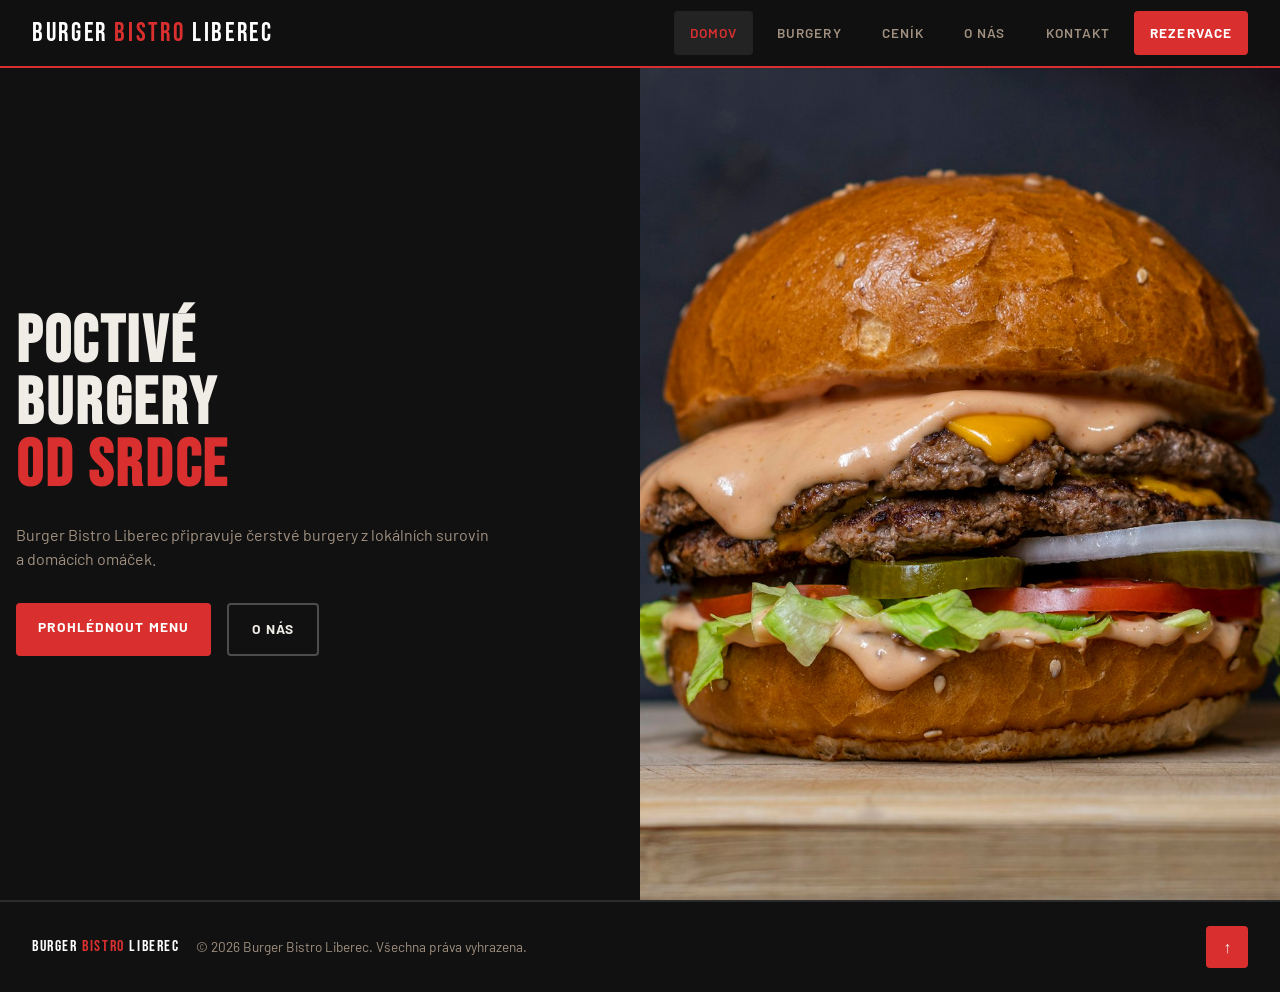
<file: 2025-p2b-web-project-machymachacek-main/index.html>
﻿<!doctype html>
<html lang="cs">
<head>
  <meta charset="UTF-8" />
  <meta name="viewport" content="width=device-width, initial-scale=1.0" />
  <title>Domov | Burger Bistro Liberec</title>
  <link rel="preconnect" href="https://fonts.googleapis.com" />
  <link rel="preconnect" href="https://fonts.gstatic.com" crossorigin />
  <link href="https://fonts.googleapis.com/css2?family=Bebas+Neue&family=Barlow:wght@400;500;600;700&display=swap" rel="stylesheet" />
  <link rel="stylesheet" href="normalize.css" />
  <link rel="stylesheet" href="style.css" />
  <script src="component.js" defer></script>
</head>
<body class="page-domov" data-page="domov" id="top">
  <header class="site-header">
    <nav class="nav" aria-label="Hlavní navigace">
      <a href="index.html" class="nav__logo">Burger <span class="nav__logo-accent">Bistro</span> Liberec</a>
      <button class="nav__toggle" type="button" aria-expanded="false" aria-controls="site-menu" aria-label="Otevřít menu">
        <span class="nav__toggle-line"></span>
        <span class="nav__toggle-line"></span>
        <span class="nav__toggle-line"></span>
      </button>
      <menu class="nav__menu" id="site-menu">
        <li><a class="nav__link nav__link--active" href="index.html">Domov</a></li>
        <li><a class="nav__link" href="burgery.html">Burgery</a></li>
        <li><a class="nav__link" href="cenik.html">Ceník</a></li>
        <li><a class="nav__link" href="onas.html">O nás</a></li>
        <li><a class="nav__link" href="kontakt.html">Kontakt</a></li>
        <li><a class="nav__link btn-booking" href="kontakt.html#kontakt">Rezervace</a></li>
      </menu>
    </nav>
  </header>

  <main>
    <section class="hero section-black" id="domov">
      <div class="hero__content">
        <h1 class="hero__title">Poctivé<br />burgery<br /><em class="hero__title-accent">od srdce</em></h1>
        <p class="hero__text">Burger Bistro Liberec připravuje čerstvé burgery z lokálních surovin a domácích omáček.</p>
        <div class="hero__actions">
          <a href="burgery.html" class="btn btn--primary">Prohlédnout menu</a>
          <a href="onas.html" class="btn btn--secondary">O nás</a>
        </div>
      </div>
      <div class="hero__media">
        <img src="img/hero-burger.jpg" alt="Poctivý burger v Burger Bistro Liberec" width="1600" height="1067" loading="eager" />
      </div>
    </section>
  </main>

  <footer class="footer">
    <a href="index.html" class="footer__logo">Burger <span class="footer__logo-accent">Bistro</span> Liberec</a>
    <p class="footer__copy">© 2026 Burger Bistro Liberec. Všechna práva vyhrazena.</p>
    <a href="#top" class="scroll-top" title="Nahoru" aria-label="Nahoru">↑</a>
  </footer>
</body>
</html>
</file>
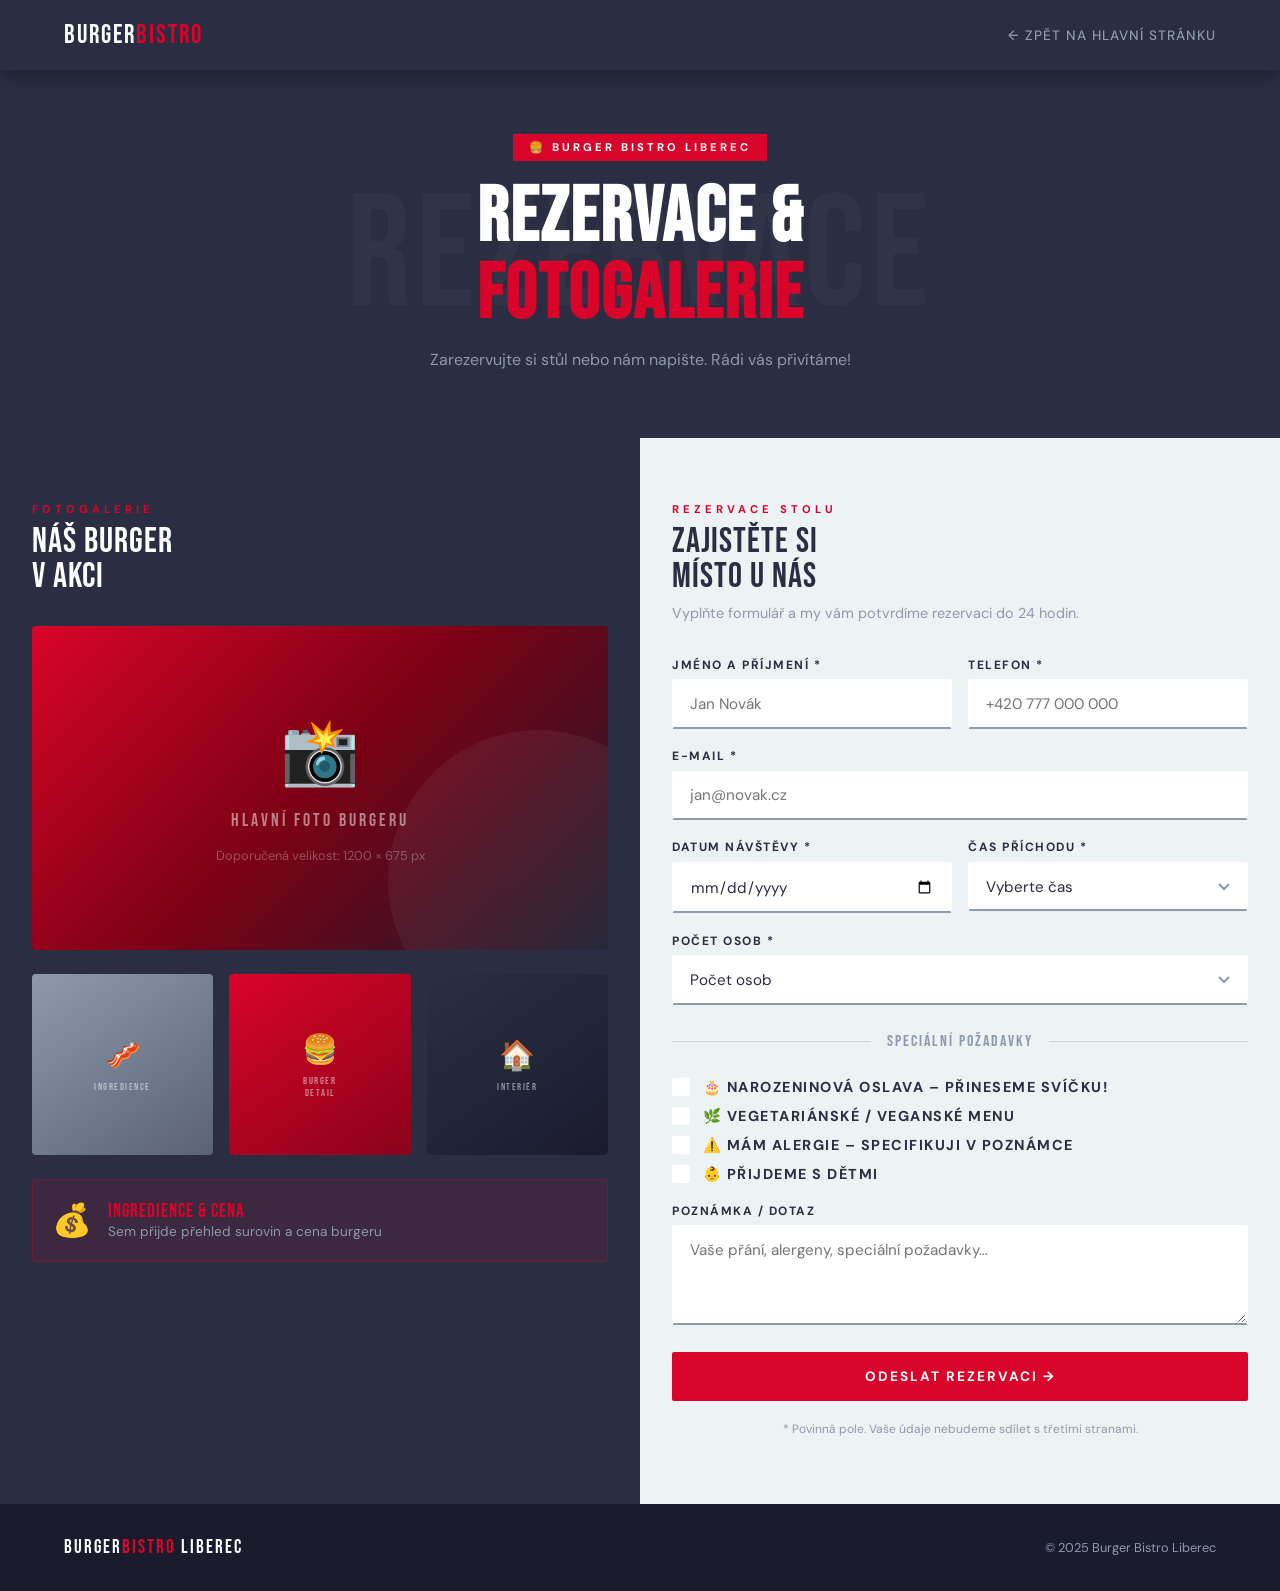
<file: formular.html>
<!DOCTYPE html>
<html lang="cs">
<head>
  <meta charset="UTF-8" />
  <meta name="viewport" content="width=device-width, initial-scale=1.0" />
  <title>Rezervace &amp; Fotogalerie – Burger Bistro Liberec</title>
  <link rel="preconnect" href="https://fonts.googleapis.com" />
  <link rel="preconnect" href="https://fonts.gstatic.com" crossorigin />
  <link href="https://fonts.googleapis.com/css2?family=Bebas+Neue&family=DM+Sans:ital,wght@0,300;0,400;0,500;0,700;1,400&display=swap" rel="stylesheet" />
  <style>
    *, *::before, *::after { box-sizing: border-box; margin: 0; padding: 0; }
 
    :root {
      --red:   #d90429;
      --gray:  #8d99ae;
      --dark:  #2b2d42;
      --bg:    #EDF2F4;
      --white: #ffffff;
      --nav-h: 70px;
      --font-display: 'Bebas Neue', cursive;
      --font-body:    'DM Sans', sans-serif;
      --transition: .3s ease;
    }
 
    html { scroll-behavior: smooth; }
 
    body {
      font-family: var(--font-body);
      background: var(--bg);
      color: var(--dark);
      overflow-x: hidden;
    }
 
    /* ── NAV ── */
    nav {
      position: fixed;
      top: 0; left: 0; right: 0;
      height: var(--nav-h);
      background: var(--dark);
      display: flex;
      align-items: center;
      justify-content: space-between;
      padding: 0 5%;
      z-index: 1000;
      box-shadow: 0 2px 20px rgba(0,0,0,.4);
    }
 
    .nav-logo {
      font-family: var(--font-display);
      font-size: 1.6rem;
      color: var(--white);
      letter-spacing: 2px;
      text-decoration: none;
    }
 
    .nav-logo span { color: var(--red); }
 
    .nav-back {
      display: flex;
      align-items: center;
      gap: .5rem;
      color: var(--gray);
      text-decoration: none;
      font-size: .85rem;
      font-weight: 500;
      letter-spacing: 1px;
      text-transform: uppercase;
      transition: color var(--transition);
    }
 
    .nav-back:hover { color: var(--white); }
 
    /* ── PAGE HERO ── */
    .page-hero {
      padding-top: var(--nav-h);
      background: var(--dark);
      padding-bottom: 4rem;
      text-align: center;
      position: relative;
      overflow: hidden;
    }
 
    .page-hero::before {
      content: 'REZERVACE';
      position: absolute;
      font-family: var(--font-display);
      font-size: 10rem;
      color: rgba(255,255,255,.03);
      left: 50%; top: 50%;
      transform: translate(-50%, -30%);
      letter-spacing: 5px;
      pointer-events: none;
      white-space: nowrap;
    }
 
    .page-hero-inner {
      position: relative;
      z-index: 1;
      padding: 4rem 5% 0;
    }
 
    .page-tag {
      display: inline-block;
      background: var(--red);
      color: var(--white);
      font-size: .7rem;
      font-weight: 700;
      letter-spacing: 3px;
      text-transform: uppercase;
      padding: .4rem 1rem;
      margin-bottom: 1.2rem;
    }
 
    .page-title {
      font-family: var(--font-display);
      font-size: clamp(3rem, 6vw, 5.5rem);
      color: var(--white);
      line-height: 1;
      letter-spacing: 2px;
      margin-bottom: .8rem;
    }
 
    .page-title span { color: var(--red); }
 
    .page-sub {
      color: var(--gray);
      font-size: 1rem;
      max-width: 480px;
      margin: 0 auto;
      line-height: 1.7;
    }
 
    /* ── MAIN LAYOUT ── */
    .page-body {
      display: grid;
      grid-template-columns: 1fr 1fr;
      min-height: calc(100vh - var(--nav-h));
    }
 
    /* ── FOTO STRANA ── */
    .foto-side {
      background: var(--dark);
      padding: 4rem 5%;
      display: flex;
      flex-direction: column;
      gap: 1.5rem;
    }
 
    .foto-header {
      margin-bottom: .5rem;
    }
 
    .foto-label {
      font-size: .7rem;
      font-weight: 700;
      letter-spacing: 4px;
      text-transform: uppercase;
      color: var(--red);
      margin-bottom: .5rem;
    }
 
    .foto-title {
      font-family: var(--font-display);
      font-size: 2.2rem;
      color: var(--white);
      letter-spacing: 1px;
      line-height: 1;
    }
 
    /* Main large photo placeholder */
    .foto-main-ph {
      width: 100%;
      aspect-ratio: 16/9;
      background: linear-gradient(135deg, var(--red) 0%, #7a0114 50%, #1a1c2e 100%);
      border-radius: 4px;
      display: flex;
      flex-direction: column;
      align-items: center;
      justify-content: center;
      gap: 1rem;
      position: relative;
      overflow: hidden;
    }
 
    .foto-main-ph::before {
      content: '';
      position: absolute;
      width: 300px; height: 300px;
      border-radius: 50%;
      background: rgba(255,255,255,.05);
      bottom: -80px; right: -80px;
    }
 
    .foto-ph-icon { font-size: 4rem; z-index: 1; }
    .foto-ph-text {
      font-family: var(--font-display);
      font-size: 1.1rem;
      letter-spacing: 3px;
      color: rgba(255,255,255,.5);
      z-index: 1;
      text-align: center;
    }
    .foto-ph-sub {
      font-size: .8rem;
      color: rgba(255,255,255,.3);
      z-index: 1;
      text-align: center;
    }
 
    /* Small photo placeholders grid */
    .foto-small-grid {
      display: grid;
      grid-template-columns: repeat(3, 1fr);
      gap: 1rem;
    }
 
    .foto-small-ph {
      aspect-ratio: 1;
      border-radius: 4px;
      display: flex;
      flex-direction: column;
      align-items: center;
      justify-content: center;
      gap: .4rem;
    }
 
    .foto-small-ph.s1 { background: linear-gradient(145deg, var(--gray), #5a6375); }
    .foto-small-ph.s2 { background: linear-gradient(145deg, var(--red), #8a021a); }
    .foto-small-ph.s3 { background: linear-gradient(145deg, var(--dark), #1a1c2e); }
 
    .foto-small-ph .s-icon { font-size: 1.8rem; }
    .foto-small-ph .s-text {
      font-size: .65rem;
      letter-spacing: 1.5px;
      color: rgba(255,255,255,.5);
      text-align: center;
      font-family: var(--font-display);
    }
 
    /* ── FORMULÁŘ STRANA ── */
    .form-side {
      background: var(--bg);
      padding: 4rem 5%;
    }
 
    .form-header {
      margin-bottom: 2rem;
    }
 
    .form-label-tag {
      font-size: .7rem;
      font-weight: 700;
      letter-spacing: 4px;
      text-transform: uppercase;
      color: var(--red);
      margin-bottom: .5rem;
    }
 
    .form-title {
      font-family: var(--font-display);
      font-size: 2.2rem;
      color: var(--dark);
      letter-spacing: 1px;
      line-height: 1;
      margin-bottom: .5rem;
    }
 
    .form-sub {
      color: var(--gray);
      font-size: .9rem;
      line-height: 1.6;
    }
 
    form {
      display: flex;
      flex-direction: column;
      gap: 1.2rem;
    }
 
    .form-row {
      display: grid;
      grid-template-columns: 1fr 1fr;
      gap: 1rem;
    }
 
    .field {
      display: flex;
      flex-direction: column;
      gap: .4rem;
    }
 
    label {
      font-size: .75rem;
      font-weight: 700;
      letter-spacing: 1.5px;
      text-transform: uppercase;
      color: var(--dark);
    }
 
    input, select, textarea {
      font-family: var(--font-body);
      font-size: .95rem;
      color: var(--dark);
      background: var(--white);
      border: 2px solid transparent;
      border-bottom: 2px solid var(--gray);
      padding: .8rem 1rem;
      border-radius: 2px;
      outline: none;
      transition: border-color var(--transition), box-shadow var(--transition);
      appearance: none;
    }
 
    input:focus, select:focus, textarea:focus {
      border-color: var(--red);
      box-shadow: 0 4px 15px rgba(217,4,41,.1);
    }
 
    textarea {
      resize: vertical;
      min-height: 100px;
    }
 
    select {
      background-image: url("data:image/svg+xml,%3Csvg xmlns='http://www.w3.org/2000/svg' width='12' height='8' viewBox='0 0 12 8'%3E%3Cpath d='M1 1l5 5 5-5' stroke='%238d99ae' stroke-width='2' fill='none'/%3E%3C/svg%3E");
      background-repeat: no-repeat;
      background-position: right 1rem center;
      padding-right: 2.5rem;
      cursor: pointer;
    }
 
    .form-divider {
      display: flex;
      align-items: center;
      gap: 1rem;
      margin: .5rem 0;
    }
 
    .form-divider::before,
    .form-divider::after {
      content: '';
      flex: 1;
      height: 1px;
      background: rgba(141,153,174,.3);
    }
 
    .form-divider-text {
      font-family: var(--font-display);
      font-size: 1rem;
      letter-spacing: 2px;
      color: var(--gray);
      white-space: nowrap;
    }
 
    .checkbox-group {
      display: flex;
      flex-direction: column;
      gap: .7rem;
    }
 
    .checkbox-item {
      display: flex;
      align-items: center;
      gap: .8rem;
      cursor: pointer;
    }
 
    .checkbox-item input[type="checkbox"] {
      width: 18px; height: 18px;
      accent-color: var(--red);
      border: none;
      padding: 0;
      flex-shrink: 0;
      cursor: pointer;
    }
 
    .checkbox-item span {
      font-size: .9rem;
      color: var(--dark);
    }
 
    .btn-submit {
      display: block;
      width: 100%;
      padding: 1rem;
      background: var(--red);
      color: var(--white);
      border: none;
      border-radius: 2px;
      font-family: var(--font-body);
      font-size: .85rem;
      font-weight: 700;
      letter-spacing: 2px;
      text-transform: uppercase;
      cursor: pointer;
      transition: background var(--transition), transform var(--transition);
      margin-top: .5rem;
    }
 
    .btn-submit:hover {
      background: #b80222;
      transform: translateY(-2px);
    }
 
    .form-note {
      font-size: .75rem;
      color: var(--gray);
      text-align: center;
      line-height: 1.6;
    }
 
    /* ── SUCCESS MSG ── */
    .success-msg {
      display: none;
      background: var(--dark);
      border-radius: 4px;
      padding: 2rem;
      text-align: center;
      margin-top: 1rem;
    }
 
    .success-msg.show { display: block; }
    .success-msg p {
      color: var(--white);
      font-size: 1rem;
    }
 
    .success-msg strong { color: var(--red); }
 
    /* ── FOOTER ── */
    footer {
      background: #1a1c2e;
      padding: 2rem 5%;
      display: flex;
      align-items: center;
      justify-content: space-between;
      flex-wrap: wrap;
      gap: 1rem;
    }
 
    .footer-logo {
      font-family: var(--font-display);
      font-size: 1.2rem;
      color: var(--white);
      letter-spacing: 2px;
    }
 
    .footer-logo span { color: var(--red); }
    .footer-copy { color: var(--gray); font-size: .8rem; }
 
    /* ── RESPONSIVE ── */
    @media (max-width: 850px) {
      .page-body { grid-template-columns: 1fr; }
      .foto-side { display: none; }
      .form-side { padding: 3rem 5%; }
    }
 
    @media (max-width: 600px) {
      .form-row { grid-template-columns: 1fr; }
      .page-title { font-size: 2.8rem; }
    }
 
    /* ── ANIMATIONS ── */
    @keyframes fadeUp {
      from { opacity: 0; transform: translateY(20px); }
      to   { opacity: 1; transform: translateY(0); }
    }
 
    .page-tag   { animation: fadeUp .5s .1s both; }
    .page-title { animation: fadeUp .5s .25s both; }
    .page-sub   { animation: fadeUp .5s .4s both; }
  </style>
</head>
<body>
 
<!-- ── NAV ── -->
<nav>
  <a href="index.html" class="nav-logo">BURGER<span>BISTRO</span></a>
  <a href="index.html" class="nav-back">← Zpět na hlavní stránku</a>
</nav>
 
<!-- ── PAGE HERO ── -->
<div class="page-hero">
  <div class="page-hero-inner">
    <div class="page-tag">🍔 Burger Bistro Liberec</div>
    <h1 class="page-title">Rezervace &amp;<br><span>Fotogalerie</span></h1>
    <p class="page-sub">Zarezervujte si stůl nebo nám napište. Rádi vás přivítáme!</p>
  </div>
</div>
 
<!-- ── MAIN ── -->
<div class="page-body">
 
  <!-- FOTO STRANA -->
  <div class="foto-side">
    <div class="foto-header">
      <div class="foto-label">Fotogalerie</div>
      <div class="foto-title">Náš burger<br>v akci</div>
    </div>
 
    <!-- Hlavní velká fotka -->
    <div class="foto-main-ph">
      <div class="foto-ph-icon">📸</div>
      <div class="foto-ph-text">HLAVNÍ FOTO BURGERU</div>
      <div class="foto-ph-sub">Doporučená velikost: 1200 × 675 px</div>
    </div>
 
    <!-- Tři menší fotky -->
    <div class="foto-small-grid">
      <div class="foto-small-ph s1">
        <div class="s-icon">🥓</div>
        <div class="s-text">INGREDIENCE</div>
      </div>
      <div class="foto-small-ph s2">
        <div class="s-icon">🍔</div>
        <div class="s-text">BURGER<br>DETAIL</div>
      </div>
      <div class="foto-small-ph s3">
        <div class="s-icon">🏠</div>
        <div class="s-text">INTERIÉR</div>
      </div>
    </div>
 
    <!-- Cena placeholder -->
    <div style="background:rgba(217,4,41,.1);border:1px solid rgba(217,4,41,.3);border-radius:4px;padding:1.2rem;display:flex;align-items:center;gap:1rem;">
      <span style="font-size:2rem">💰</span>
      <div>
        <div style="font-family:var(--font-display);color:var(--red);font-size:1.2rem;letter-spacing:1px">INGREDIENCE &amp; CENA</div>
        <div style="color:var(--gray);font-size:.85rem">Sem přijde přehled surovin a cena burgeru</div>
      </div>
    </div>
  </div>
 
  <!-- FORMULÁŘ STRANA -->
  <div class="form-side">
    <div class="form-header">
      <div class="form-label-tag">Rezervace stolu</div>
      <div class="form-title">Zajistěte si<br>místo u nás</div>
      <p class="form-sub">Vyplňte formulář a my vám potvrdíme rezervaci do 24 hodin.</p>
    </div>
 
    <form id="reservationForm" novalidate>
 
      <!-- Jméno + tel -->
      <div class="form-row">
        <div class="field">
          <label for="jmeno">Jméno a příjmení *</label>
          <input type="text" id="jmeno" name="jmeno" placeholder="Jan Novák" required />
        </div>
        <div class="field">
          <label for="telefon">Telefon *</label>
          <input type="tel" id="telefon" name="telefon" placeholder="+420 777 000 000" required />
        </div>
      </div>
 
      <!-- Email -->
      <div class="field">
        <label for="email">E-mail *</label>
        <input type="email" id="email" name="email" placeholder="jan@novak.cz" required />
      </div>
 
      <!-- Datum + čas -->
      <div class="form-row">
        <div class="field">
          <label for="datum">Datum návštěvy *</label>
          <input type="date" id="datum" name="datum" required />
        </div>
        <div class="field">
          <label for="cas">Čas příchodu *</label>
          <select id="cas" name="cas" required>
            <option value="" disabled selected>Vyberte čas</option>
            <option>11:00</option><option>11:30</option>
            <option>12:00</option><option>12:30</option>
            <option>13:00</option><option>13:30</option>
            <option>14:00</option><option>14:30</option>
            <option>17:00</option><option>17:30</option>
            <option>18:00</option><option>18:30</option>
            <option>19:00</option><option>19:30</option>
            <option>20:00</option><option>20:30</option>
          </select>
        </div>
      </div>
 
      <!-- Počet osob -->
      <div class="field">
        <label for="osoby">Počet osob *</label>
        <select id="osoby" name="osoby" required>
          <option value="" disabled selected>Počet osob</option>
          <option>1 osoba</option>
          <option>2 osoby</option>
          <option>3 osoby</option>
          <option>4 osoby</option>
          <option>5 osob</option>
          <option>6 osob</option>
          <option>7–10 osob</option>
          <option>Více než 10 osob</option>
        </select>
      </div>
 
      <div class="form-divider">
        <div class="form-divider-text">Speciální požadavky</div>
      </div>
 
      <!-- Doplňky -->
      <div class="checkbox-group">
        <label class="checkbox-item">
          <input type="checkbox" name="pozadavky" value="narozeniny" />
          <span>🎂 Narozeninová oslava – přineseme svíčku!</span>
        </label>
        <label class="checkbox-item">
          <input type="checkbox" name="pozadavky" value="vegetarian" />
          <span>🌿 Vegetariánské / veganské menu</span>
        </label>
        <label class="checkbox-item">
          <input type="checkbox" name="pozadavky" value="alergie" />
          <span>⚠️ Mám alergie – specifikuji v poznámce</span>
        </label>
        <label class="checkbox-item">
          <input type="checkbox" name="pozadavky" value="deti" />
          <span>👶 Přijdeme s dětmi</span>
        </label>
      </div>
 
      <!-- Poznámka -->
      <div class="field">
        <label for="poznamka">Poznámka / Dotaz</label>
        <textarea id="poznamka" name="poznamka" placeholder="Vaše přání, alergeny, speciální požadavky…"></textarea>
      </div>
 
      <button type="submit" class="btn-submit">Odeslat rezervaci →</button>
      <p class="form-note">* Povinná pole. Vaše údaje nebudeme sdílet s třetími stranami.</p>
 
    </form>
 
    <div class="success-msg" id="successMsg">
      <p>✅ <strong>Rezervace odeslána!</strong><br>Potvrdíme ji do 24 hodin na váš e-mail.</p>
    </div>
  </div>
 
</div>
 
<!-- ── FOOTER ── -->
<footer>
  <div class="footer-logo">BURGER<span>BISTRO</span> LIBEREC</div>
  <div class="footer-copy">© 2025 Burger Bistro Liberec</div>
</footer>
 
<script>
  // Set min date to today
  const dateInput = document.getElementById('datum');
  if (dateInput) {
    const today = new Date().toISOString().split('T')[0];
    dateInput.min = today;
  }
 
  // Form submit
  document.getElementById('reservationForm').addEventListener('submit', function(e) {
    e.preventDefault();
    const btn = this.querySelector('.btn-submit');
    btn.textContent = 'Odesílám…';
    btn.disabled = true;
 
    setTimeout(() => {
      this.style.display = 'none';
      document.getElementById('successMsg').classList.add('show');
    }, 1200);
  });
</script>
</body>
</html>
</file>
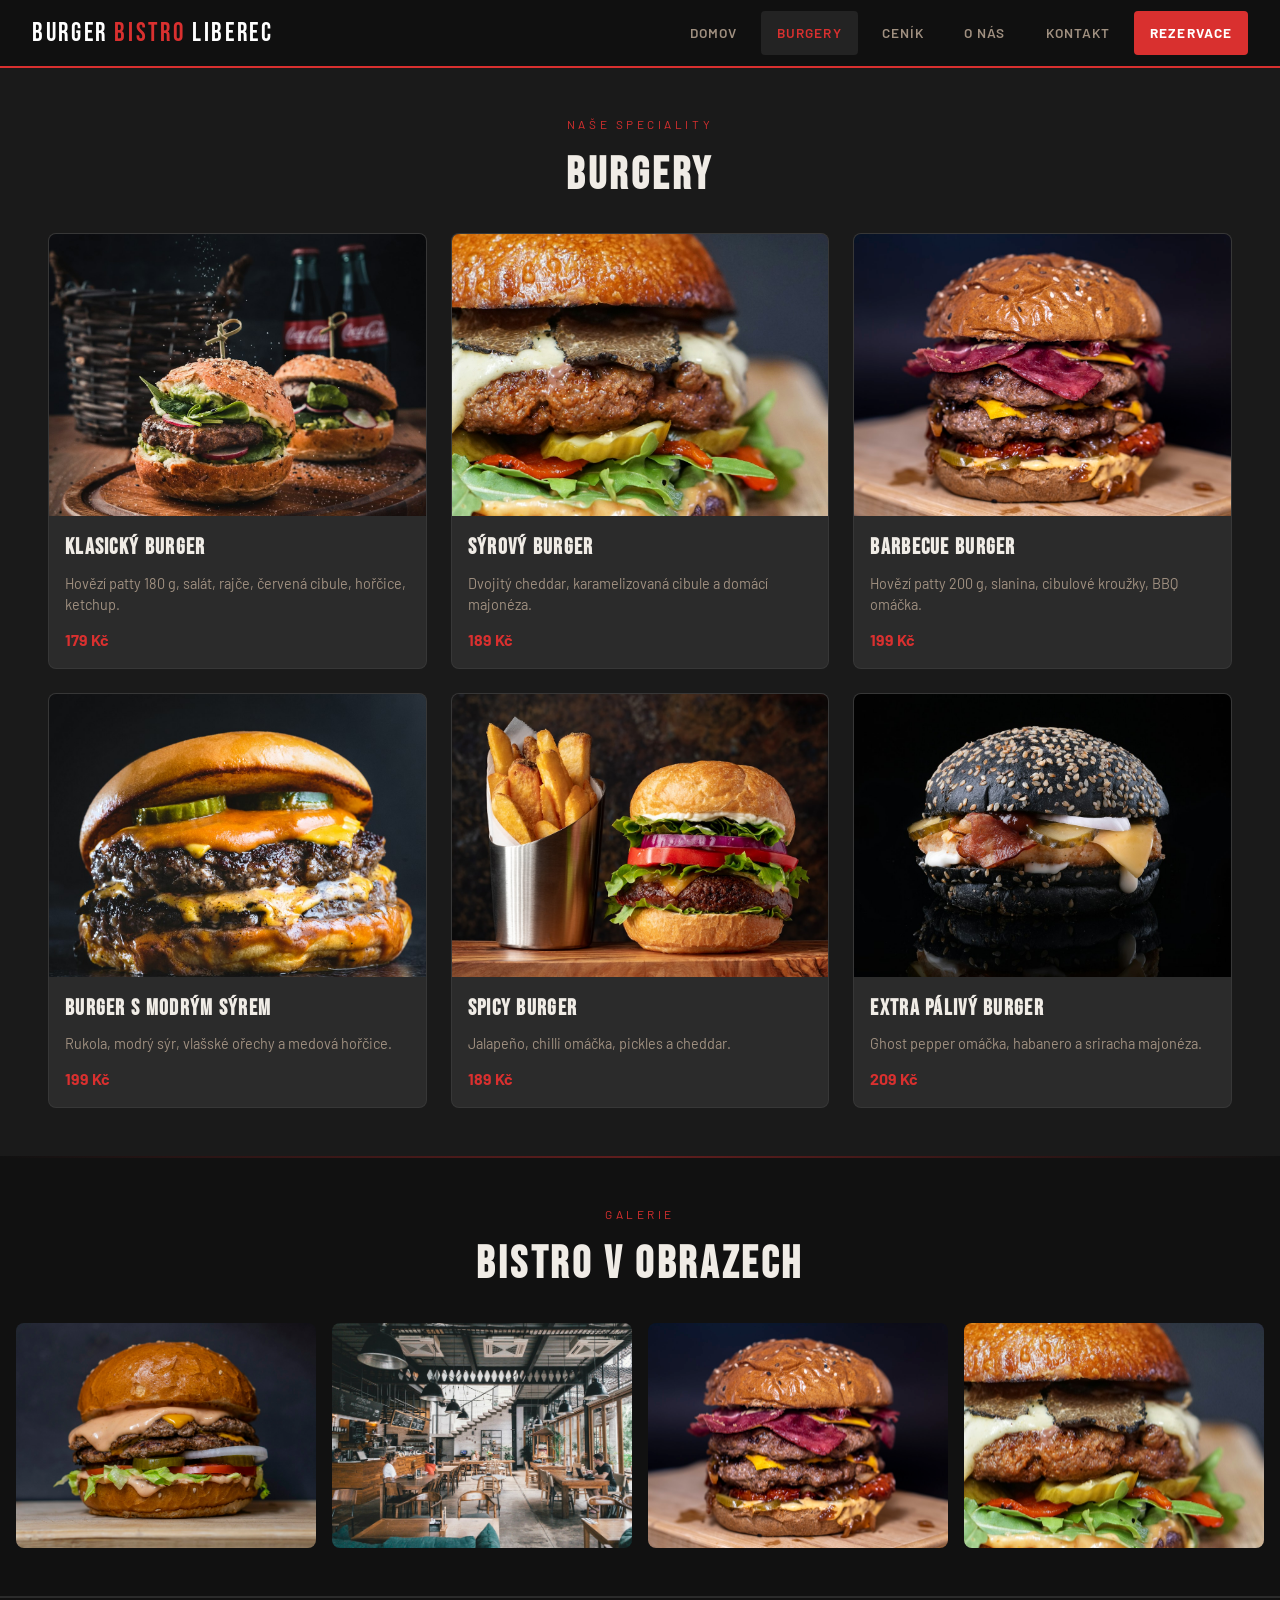
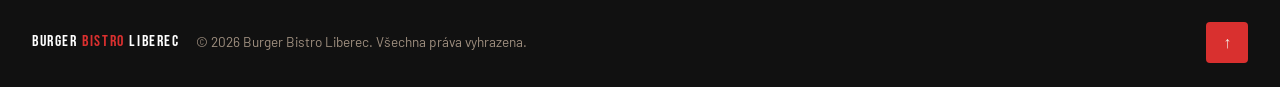
<file: 2025-p2b-web-project-machymachacek-main/burgery.html>
﻿<!doctype html>
<html lang="cs">
<head>
  <meta charset="UTF-8" />
  <meta name="viewport" content="width=device-width, initial-scale=1.0" />
  <title>Burgery | Burger Bistro Liberec</title>
  <link rel="preconnect" href="https://fonts.googleapis.com" />
  <link rel="preconnect" href="https://fonts.gstatic.com" crossorigin />
  <link href="https://fonts.googleapis.com/css2?family=Bebas+Neue&family=Barlow:wght@400;500;600;700&display=swap" rel="stylesheet" />
  <link rel="stylesheet" href="normalize.css" />
  <link rel="stylesheet" href="style.css" />
  <script src="component.js" defer></script>
</head>
<body data-page="burgery" id="top">
  <header class="site-header">
    <nav class="nav" aria-label="Hlavní navigace">
      <a href="index.html" class="nav__logo">Burger <span class="nav__logo-accent">Bistro</span> Liberec</a>
      <button class="nav__toggle" type="button" aria-expanded="false" aria-controls="site-menu" aria-label="Otevřít menu">
        <span class="nav__toggle-line"></span><span class="nav__toggle-line"></span><span class="nav__toggle-line"></span>
      </button>
      <menu class="nav__menu" id="site-menu">
        <li><a class="nav__link" href="index.html">Domov</a></li>
        <li><a class="nav__link nav__link--active" href="burgery.html">Burgery</a></li>
        <li><a class="nav__link" href="cenik.html">Ceník</a></li>
        <li><a class="nav__link" href="onas.html">O nás</a></li>
        <li><a class="nav__link" href="kontakt.html">Kontakt</a></li>
        <li><a class="nav__link btn-booking" href="kontakt.html#kontakt">Rezervace</a></li>
      </menu>
    </nav>
  </header>

  <main>
    <section class="section-dark" id="burgery">
      <div class="section-wrap">
        <header class="section-head">
          <p class="section-head__eyebrow">Naše speciality</p>
          <h1 class="section-head__title">Burgery</h1>
        </header>

        <div class="grid-burgers">
          <article class="burger-card">
            <div class="burger-card__image"><img src="img/burger-klasik.jpg" alt="Klasický burger" width="1200" height="800" loading="lazy" /></div>
            <div class="burger-card__body"><h2 class="burger-card__name">Klasický burger</h2><p class="burger-card__desc">Hovězí patty 180 g, salát, rajče, červená cibule, hořčice, ketchup.</p><span class="burger-card__price">179 Kč</span></div>
          </article>
          <article class="burger-card">
            <div class="burger-card__image"><img src="img/burger-syr.jpg" alt="Sýrový burger" width="1200" height="800" loading="lazy" /></div>
            <div class="burger-card__body"><h2 class="burger-card__name">Sýrový burger</h2><p class="burger-card__desc">Dvojitý cheddar, karamelizovaná cibule a domácí majonéza.</p><span class="burger-card__price">189 Kč</span></div>
          </article>
          <article class="burger-card">
            <div class="burger-card__image"><img src="img/burger-bbq.jpg" alt="Barbecue burger" width="1200" height="800" loading="lazy" /></div>
            <div class="burger-card__body"><h2 class="burger-card__name">Barbecue burger</h2><p class="burger-card__desc">Hovězí patty 200 g, slanina, cibulové kroužky, BBQ omáčka.</p><span class="burger-card__price">199 Kč</span></div>
          </article>
          <article class="burger-card">
            <div class="burger-card__image"><img src="img/burger-modry-syr.jpg" alt="Burger s modrým sýrem" width="1200" height="800" loading="lazy" /></div>
            <div class="burger-card__body"><h2 class="burger-card__name">Burger s modrým sýrem</h2><p class="burger-card__desc">Rukola, modrý sýr, vlašské ořechy a medová hořčice.</p><span class="burger-card__price">199 Kč</span></div>
          </article>
          <article class="burger-card">
            <div class="burger-card__image"><img src="img/burger-spicy.jpg" alt="Spicy burger" width="1200" height="800" loading="lazy" /></div>
            <div class="burger-card__body"><h2 class="burger-card__name">Spicy burger</h2><p class="burger-card__desc">Jalapeño, chilli omáčka, pickles a cheddar.</p><span class="burger-card__price">189 Kč</span></div>
          </article>
          <article class="burger-card">
            <div class="burger-card__image"><img src="img/burger-extreme.jpg" alt="Extra pálivý burger" width="1200" height="800" loading="lazy" /></div>
            <div class="burger-card__body"><h2 class="burger-card__name">Extra pálivý burger</h2><p class="burger-card__desc">Ghost pepper omáčka, habanero a sriracha majonéza.</p><span class="burger-card__price">209 Kč</span></div>
          </article>
        </div>
      </div>
    </section>

    <div class="divider"></div>

    <section class="gallery section-black" id="galerie">
      <div class="section-wrap">
        <header class="section-head">
          <p class="section-head__eyebrow">Galerie</p>
          <h2 class="section-head__title">Bistro v obrazech</h2>
        </header>
        <div class="gallery__track" aria-label="Galerie Burger Bistro Liberec">
          <figure class="gallery__item"><img src="img/hero-burger.jpg" alt="Burger na dřevěném prkénku" width="1600" height="1067" loading="lazy" /></figure>
          <figure class="gallery__item"><img src="img/interier-bistro.jpg" alt="Interiér Burger Bistro" width="1400" height="933" loading="lazy" /></figure>
          <figure class="gallery__item"><img src="img/burger-bbq.jpg" alt="BBQ burger detail" width="1200" height="800" loading="lazy" /></figure>
          <figure class="gallery__item"><img src="img/burger-syr.jpg" alt="Sýrový burger detail" width="1200" height="800" loading="lazy" /></figure>
        </div>
      </div>
    </section>
  </main>

  <footer class="footer">
    <a href="index.html" class="footer__logo">Burger <span class="footer__logo-accent">Bistro</span> Liberec</a>
    <p class="footer__copy">© 2026 Burger Bistro Liberec. Všechna práva vyhrazena.</p>
    <a href="#top" class="scroll-top" title="Nahoru" aria-label="Nahoru">↑</a>
  </footer>
</body>
</html>
</file>
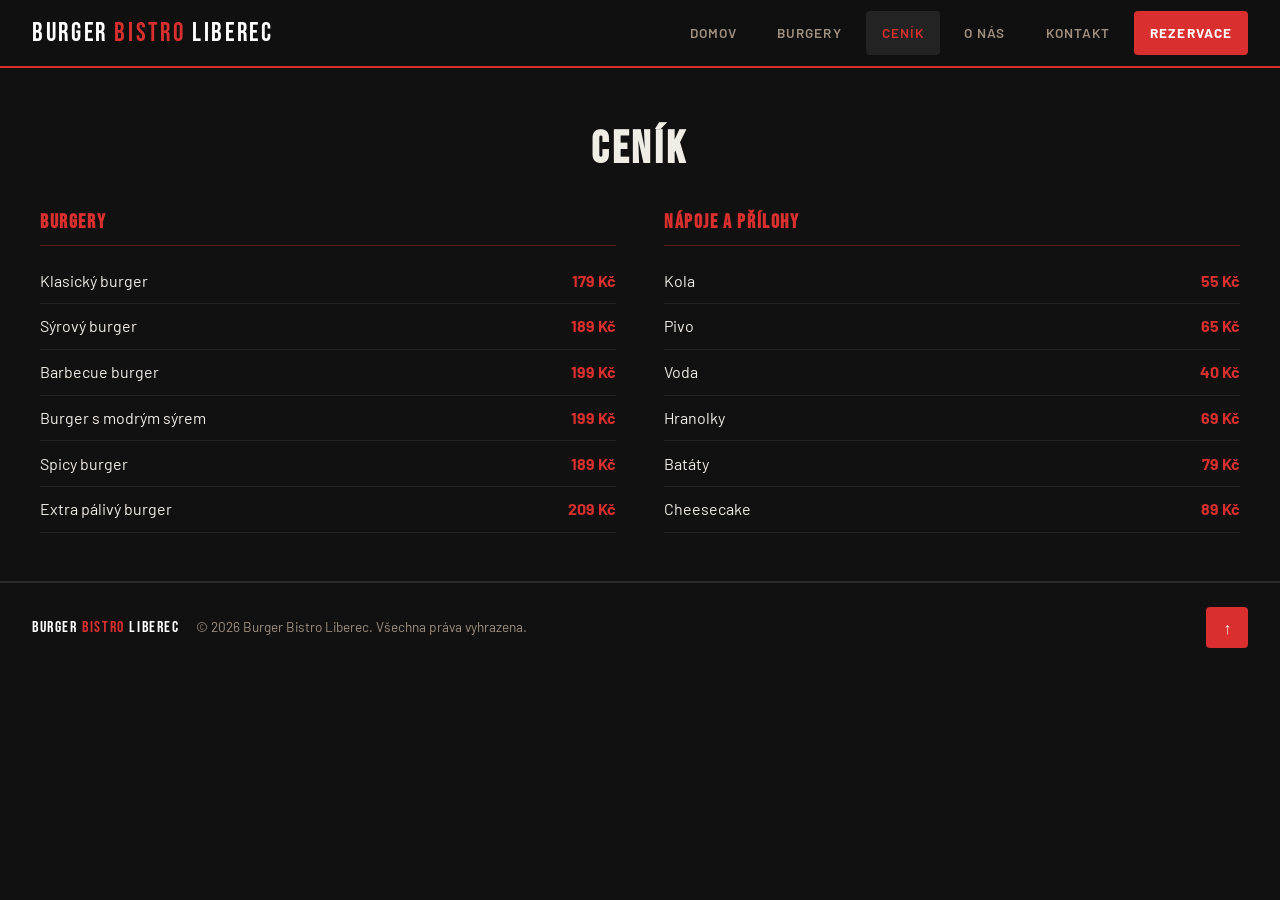
<file: 2025-p2b-web-project-machymachacek-main/cenik.html>
﻿<!doctype html>
<html lang="cs">
<head>
  <meta charset="UTF-8" />
  <meta name="viewport" content="width=device-width, initial-scale=1.0" />
  <title>Ceník | Burger Bistro Liberec</title>
  <link rel="preconnect" href="https://fonts.googleapis.com" />
  <link rel="preconnect" href="https://fonts.gstatic.com" crossorigin />
  <link href="https://fonts.googleapis.com/css2?family=Bebas+Neue&family=Barlow:wght@400;500;600;700&display=swap" rel="stylesheet" />
  <link rel="stylesheet" href="normalize.css" />
  <link rel="stylesheet" href="style.css" />
  <script src="component.js" defer></script>
</head>
<body data-page="cenik" id="top">
  <header class="site-header">
    <nav class="nav" aria-label="Hlavní navigace">
      <a href="index.html" class="nav__logo">Burger <span class="nav__logo-accent">Bistro</span> Liberec</a>
      <button class="nav__toggle" type="button" aria-expanded="false" aria-controls="site-menu" aria-label="Otevřít menu">
        <span class="nav__toggle-line"></span><span class="nav__toggle-line"></span><span class="nav__toggle-line"></span>
      </button>
      <menu class="nav__menu" id="site-menu">
        <li><a class="nav__link" href="index.html">Domov</a></li>
        <li><a class="nav__link" href="burgery.html">Burgery</a></li>
        <li><a class="nav__link nav__link--active" href="cenik.html">Ceník</a></li>
        <li><a class="nav__link" href="onas.html">O nás</a></li>
        <li><a class="nav__link" href="kontakt.html">Kontakt</a></li>
        <li><a class="nav__link btn-booking" href="kontakt.html#kontakt">Rezervace</a></li>
      </menu>
    </nav>
  </header>

  <main>
    <section class="section-black" id="cenik">
      <div class="section-wrap">
        <header class="section-head">
          <h1 class="section-head__title">Ceník</h1>
        </header>
        <div class="grid-price">
          <section class="price-group">
            <h2 class="price-group__title">Burgery</h2>
            <div class="price-list__item"><span>Klasický burger</span><span class="price-list__value">179 Kč</span></div>
            <div class="price-list__item"><span>Sýrový burger</span><span class="price-list__value">189 Kč</span></div>
            <div class="price-list__item"><span>Barbecue burger</span><span class="price-list__value">199 Kč</span></div>
            <div class="price-list__item"><span>Burger s modrým sýrem</span><span class="price-list__value">199 Kč</span></div>
            <div class="price-list__item"><span>Spicy burger</span><span class="price-list__value">189 Kč</span></div>
            <div class="price-list__item"><span>Extra pálivý burger</span><span class="price-list__value">209 Kč</span></div>
          </section>
          <section class="price-group">
            <h2 class="price-group__title">Nápoje a přílohy</h2>
            <div class="price-list__item"><span>Kola</span><span class="price-list__value">55 Kč</span></div>
            <div class="price-list__item"><span>Pivo</span><span class="price-list__value">65 Kč</span></div>
            <div class="price-list__item"><span>Voda</span><span class="price-list__value">40 Kč</span></div>
            <div class="price-list__item"><span>Hranolky</span><span class="price-list__value">69 Kč</span></div>
            <div class="price-list__item"><span>Batáty</span><span class="price-list__value">79 Kč</span></div>
            <div class="price-list__item"><span>Cheesecake</span><span class="price-list__value">89 Kč</span></div>
          </section>
        </div>
      </div>
    </section>
  </main>

  <footer class="footer">
    <a href="index.html" class="footer__logo">Burger <span class="footer__logo-accent">Bistro</span> Liberec</a>
    <p class="footer__copy">© 2026 Burger Bistro Liberec. Všechna práva vyhrazena.</p>
    <a href="#top" class="scroll-top" title="Nahoru" aria-label="Nahoru">↑</a>
  </footer>
</body>
</html>
</file>
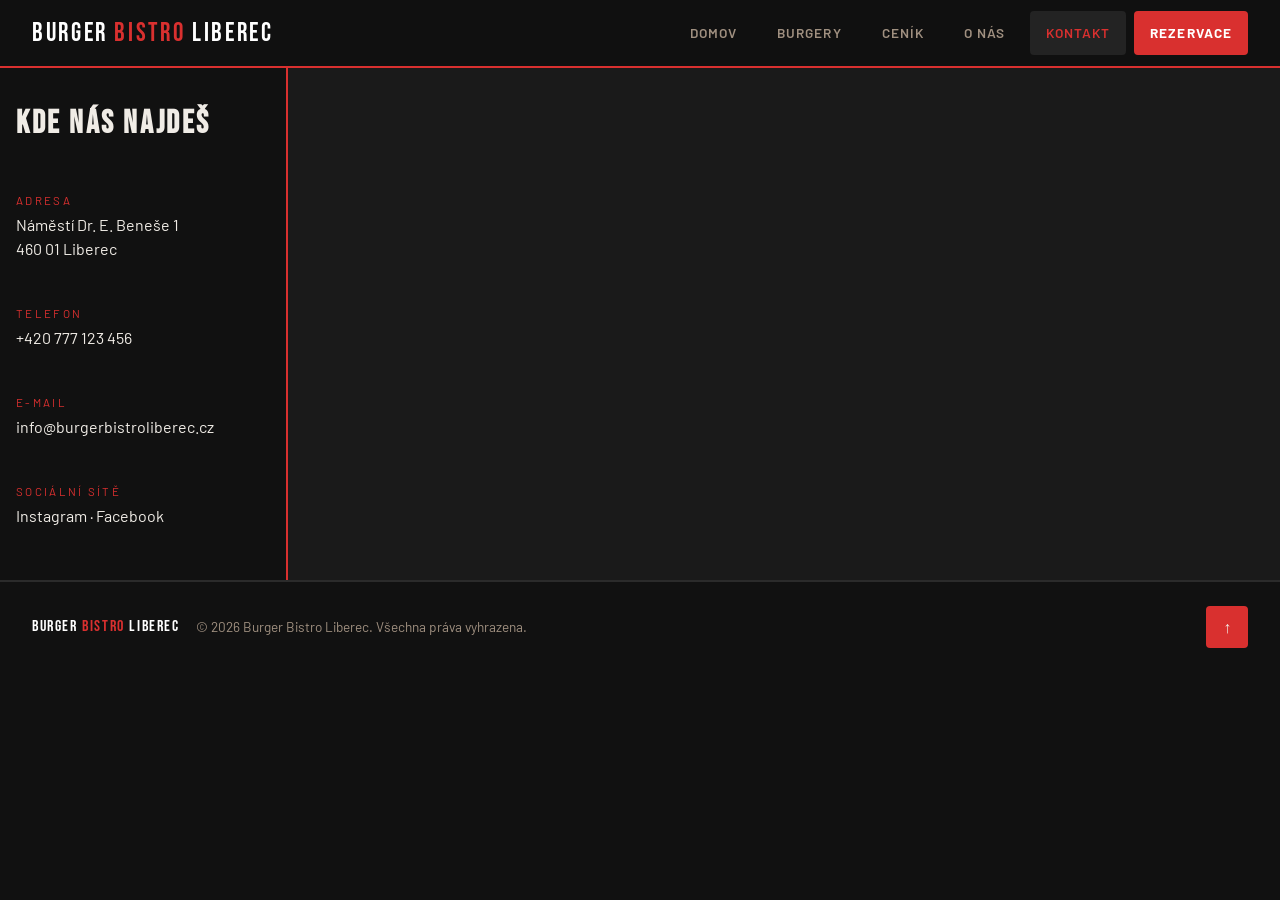
<file: 2025-p2b-web-project-machymachacek-main/kontakt.html>
﻿<!doctype html>
<html lang="cs">
<head>
  <meta charset="UTF-8" />
  <meta name="viewport" content="width=device-width, initial-scale=1.0" />
  <title>Kontakt | Burger Bistro Liberec</title>
  <link rel="preconnect" href="https://fonts.googleapis.com" />
  <link rel="preconnect" href="https://fonts.gstatic.com" crossorigin />
  <link href="https://fonts.googleapis.com/css2?family=Bebas+Neue&family=Barlow:wght@400;500;600;700&display=swap" rel="stylesheet" />
  <link rel="stylesheet" href="normalize.css" />
  <link rel="stylesheet" href="style.css" />
  <script src="component.js" defer></script>
</head>
<body data-page="kontakt" id="top">
  <header class="site-header">
    <nav class="nav" aria-label="Hlavní navigace">
      <a href="index.html" class="nav__logo">Burger <span class="nav__logo-accent">Bistro</span> Liberec</a>
      <button class="nav__toggle" type="button" aria-expanded="false" aria-controls="site-menu" aria-label="Otevřít menu">
        <span class="nav__toggle-line"></span><span class="nav__toggle-line"></span><span class="nav__toggle-line"></span>
      </button>
      <menu class="nav__menu" id="site-menu">
        <li><a class="nav__link" href="index.html">Domov</a></li>
        <li><a class="nav__link" href="burgery.html">Burgery</a></li>
        <li><a class="nav__link" href="cenik.html">Ceník</a></li>
        <li><a class="nav__link" href="onas.html">O nás</a></li>
        <li><a class="nav__link nav__link--active" href="kontakt.html">Kontakt</a></li>
        <li><a class="nav__link btn-booking" href="kontakt.html#kontakt">Rezervace</a></li>
      </menu>
    </nav>
  </header>

  <main>
    <section class="section-dark" id="kontakt">
      <div class="contact">
        <div class="contact__panel">
          <h1 class="contact__title">Kde nás najdeš</h1>
          <div><span class="contact__label">Adresa</span><p class="contact__value">Náměstí Dr. E. Beneše 1<br />460 01 Liberec</p></div>
          <div><span class="contact__label">Telefon</span><p class="contact__value"><a href="tel:+420777123456">+420 777 123 456</a></p></div>
          <div><span class="contact__label">E-mail</span><p class="contact__value"><a href="mailto:info@burgerbistroliberec.cz">info@burgerbistroliberec.cz</a></p></div>
          <div><span class="contact__label">Sociální sítě</span><p class="contact__value"><a href="https://www.instagram.com" target="_blank" rel="noreferrer noopener">Instagram</a> · <a href="https://www.facebook.com" target="_blank" rel="noreferrer noopener">Facebook</a></p></div>
        </div>
        <div class="contact__map">
          <iframe
            src="https://www.google.com/maps/embed?pb=!1m18!1m12!1m3!1d2549.9!2d15.0543!3d50.7671!2m3!1f0!2f0!3f0!3m2!1i1024!2i768!4f13.1!3m3!1m2!1s0x470937a817c5a879%3A0xa4df71f3b0a92a3d!2sN%C3%A1m%C4%9Bst%C3%AD%20Dr.%20Edvarda%20Bene%C5%A1e%2C%20Liberec!5e0!3m2!1scs!2scz!4v1700000000000"
            loading="lazy"
            referrerpolicy="no-referrer-when-downgrade"
            title="Mapa Burger Bistro Liberec"
          ></iframe>
        </div>
      </div>
    </section>
  </main>

  <footer class="footer">
    <a href="index.html" class="footer__logo">Burger <span class="footer__logo-accent">Bistro</span> Liberec</a>
    <p class="footer__copy">© 2026 Burger Bistro Liberec. Všechna práva vyhrazena.</p>
    <a href="#top" class="scroll-top" title="Nahoru" aria-label="Nahoru">↑</a>
  </footer>
</body>
</html>
</file>
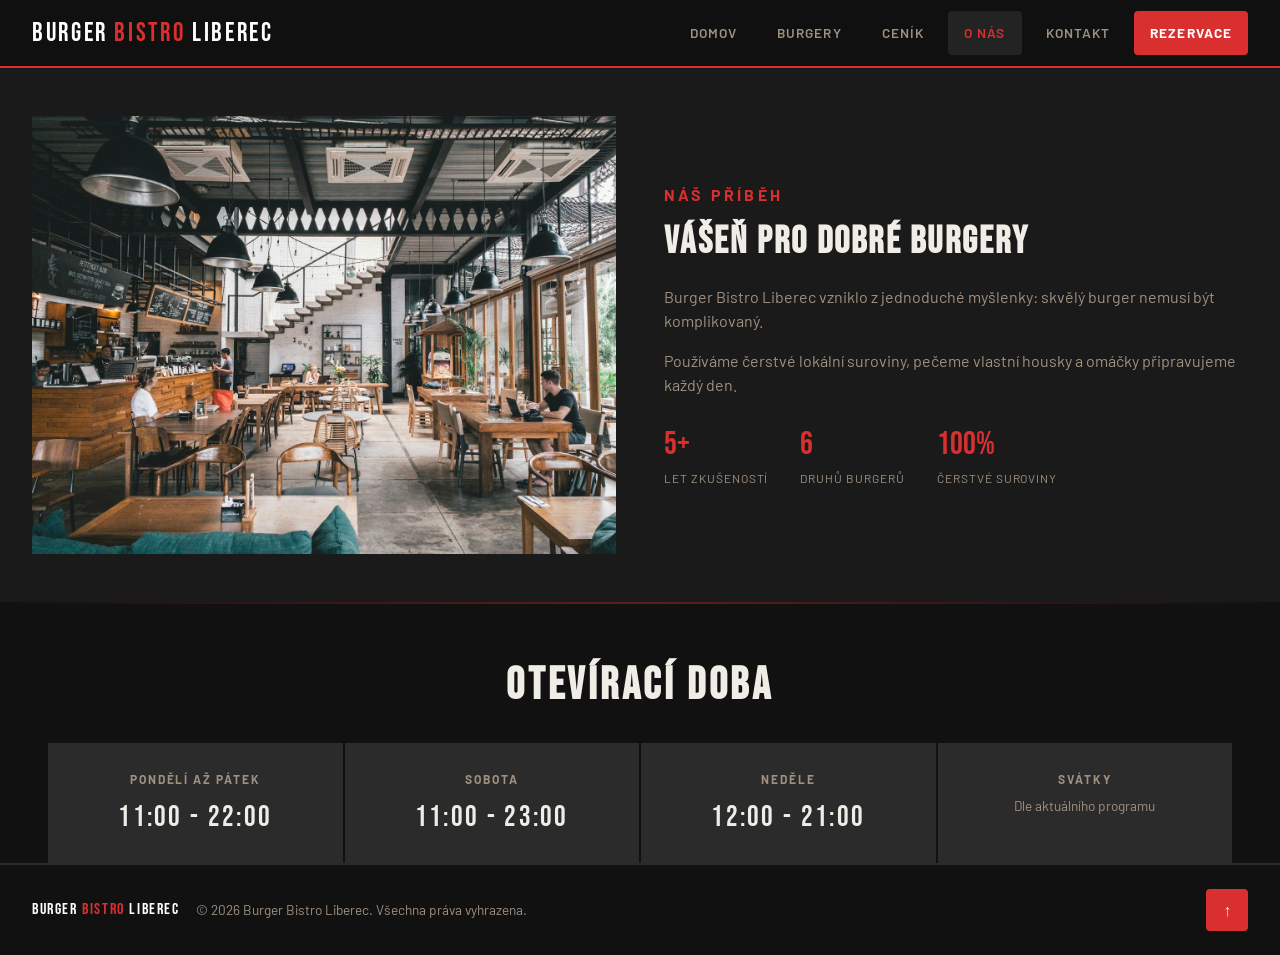
<file: 2025-p2b-web-project-machymachacek-main/onas.html>
﻿<!doctype html>
<html lang="cs">
<head>
  <meta charset="UTF-8" />
  <meta name="viewport" content="width=device-width, initial-scale=1.0" />
  <title>O nás | Burger Bistro Liberec</title>
  <link rel="preconnect" href="https://fonts.googleapis.com" />
  <link rel="preconnect" href="https://fonts.gstatic.com" crossorigin />
  <link href="https://fonts.googleapis.com/css2?family=Bebas+Neue&family=Barlow:wght@400;500;600;700&display=swap" rel="stylesheet" />
  <link rel="stylesheet" href="normalize.css" />
  <link rel="stylesheet" href="style.css" />
  <script src="component.js" defer></script>
</head>
<body data-page="onas" id="top">
  <header class="site-header">
    <nav class="nav" aria-label="Hlavní navigace">
      <a href="index.html" class="nav__logo">Burger <span class="nav__logo-accent">Bistro</span> Liberec</a>
      <button class="nav__toggle" type="button" aria-expanded="false" aria-controls="site-menu" aria-label="Otevřít menu">
        <span class="nav__toggle-line"></span><span class="nav__toggle-line"></span><span class="nav__toggle-line"></span>
      </button>
      <menu class="nav__menu" id="site-menu">
        <li><a class="nav__link" href="index.html">Domov</a></li>
        <li><a class="nav__link" href="burgery.html">Burgery</a></li>
        <li><a class="nav__link" href="cenik.html">Ceník</a></li>
        <li><a class="nav__link nav__link--active" href="onas.html">O nás</a></li>
        <li><a class="nav__link" href="kontakt.html">Kontakt</a></li>
        <li><a class="nav__link btn-booking" href="kontakt.html#kontakt">Rezervace</a></li>
      </menu>
    </nav>
  </header>

  <main>
    <section class="section-dark" id="onas">
      <div class="section-wrap about">
        <figure class="about__image">
          <img src="img/interier-bistro.jpg" alt="Interiér restaurace Burger Bistro Liberec" width="1400" height="933" loading="lazy" />
        </figure>
        <div>
          <p class="about__tag">Náš příběh</p>
          <h1 class="about__title">Vášeň pro dobré burgery</h1>
          <p class="about__text">Burger Bistro Liberec vzniklo z jednoduché myšlenky: skvělý burger nemusí být komplikovaný.</p>
          <p class="about__text">Používáme čerstvé lokální suroviny, pečeme vlastní housky a omáčky připravujeme každý den.</p>
          <div class="stats">
            <div><p class="stats__value">5+</p><p class="stats__label">let zkušeností</p></div>
            <div><p class="stats__value">6</p><p class="stats__label">druhů burgerů</p></div>
            <div><p class="stats__value">100%</p><p class="stats__label">čerstvé suroviny</p></div>
          </div>
        </div>
      </div>
    </section>

    <div class="divider"></div>

    <section class="section-black" id="terminy">
      <div class="section-wrap">
        <header class="section-head">
          <h2 class="section-head__title">Otevírací doba</h2>
        </header>
        <div class="hours-grid">
          <article class="hours-card"><h3 class="hours-card__day">Pondělí až pátek</h3><p class="hours-card__time">11:00 - 22:00</p></article>
          <article class="hours-card"><h3 class="hours-card__day">Sobota</h3><p class="hours-card__time">11:00 - 23:00</p></article>
          <article class="hours-card"><h3 class="hours-card__day">Neděle</h3><p class="hours-card__time">12:00 - 21:00</p></article>
          <article class="hours-card"><h3 class="hours-card__day">Svátky</h3><p class="hours-card__note">Dle aktuálního programu</p></article>
        </div>
      </div>
    </section>
  </main>

  <footer class="footer">
    <a href="index.html" class="footer__logo">Burger <span class="footer__logo-accent">Bistro</span> Liberec</a>
    <p class="footer__copy">© 2026 Burger Bistro Liberec. Všechna práva vyhrazena.</p>
    <a href="#top" class="scroll-top" title="Nahoru" aria-label="Nahoru">↑</a>
  </footer>
</body>
</html>
</file>
<file: 2025-p2b-web-project-machymachacek-main/style.css>
﻿@layer base, layout, components, utilities;

@layer base {
  :root {
    --color-bg: #111111;
    --color-panel: #1a1a1a;
    --color-card: #2b2b2b;
    --color-accent: #d9302f;
    --color-accent-dark: #b52120;
    --color-text: #f0ece6;
    --color-muted: #a09080;
    --color-white: #ffffff;
    --space-2: 0.5rem;
    --space-3: 0.75rem;
    --space-4: 1rem;
    --space-6: 1.5rem;
    --space-8: 2rem;
    --space-12: 3rem;
    --space-16: 4rem;
    --radius-2: 0.25rem;
    --radius-3: 0.5rem;
    --header-h: 3.75rem;
  }

  html {
    font-family: "Barlow", sans-serif;
    font-size: 100%;
    background: var(--color-bg);
    color: var(--color-text);
  }

  body {
    background: var(--color-bg);
    color: var(--color-text);
    padding-top: var(--header-h);
  }

  section {
    scroll-margin-top: calc(var(--header-h) + 0.5rem);
  }
}

@layer layout {
  .site-header {
    position: fixed;
    inset: 0 0 auto;
    z-index: 1000;
    height: var(--header-h);
    background: rgba(17, 17, 17, 0.97);
    border-bottom: 2px solid var(--color-accent);
    backdrop-filter: blur(10px);
  }

  .nav {
    height: 100%;
    display: grid;
    grid-template-columns: 1fr auto;
    align-items: center;
    padding-inline: var(--space-4);
    max-width: 90rem;
    margin-inline: auto;
  }

  .page-domov .hero {
    min-height: calc(100vh - var(--header-h));
    display: grid;
    background: var(--color-bg);
  }

  .section-wrap {
    max-width: 90rem;
    margin-inline: auto;
    padding-inline: var(--space-4);
  }

  .grid-burgers {
    display: grid;
    gap: var(--space-4);
    grid-template-columns: 1fr;
    padding-block: var(--space-6) var(--space-12);
  }

  .grid-price {
    display: grid;
    grid-template-columns: 1fr;
    gap: var(--space-8);
    padding-block: var(--space-6) var(--space-12);
  }

  .about {
    display: grid;
    grid-template-columns: 1fr;
    gap: var(--space-8);
    padding-block: var(--space-12);
  }

  .hours-grid {
    display: grid;
    grid-template-columns: 1fr;
    gap: 2px;
    margin-top: var(--space-6);
  }

  .contact {
    display: grid;
    grid-template-columns: 1fr;
    min-height: 32rem;
  }

  .footer {
    border-top: 2px solid var(--color-card);
    padding: var(--space-6) var(--space-4);
    display: grid;
    gap: var(--space-4);
  }

  @media (min-width: 48em) {
    :root {
      --header-h: 4.25rem;
    }

    .nav {
      padding-inline: var(--space-8);
      grid-template-columns: auto 1fr;
      gap: var(--space-8);
    }

    .grid-burgers {
      grid-template-columns: repeat(2, minmax(0, 1fr));
      gap: var(--space-6);
      padding-inline: var(--space-6);
    }

    .grid-price {
      grid-template-columns: repeat(2, minmax(0, 1fr));
      gap: var(--space-12);
      padding-inline: var(--space-6);
    }

    .hours-grid {
      grid-template-columns: repeat(2, minmax(0, 1fr));
    }

    .footer {
      grid-template-columns: auto 1fr auto;
      align-items: center;
      padding-inline: var(--space-8);
    }
  }

  @media (min-width: 64em) {
    .page-domov .hero {
      grid-template-columns: 1fr 1fr;
    }

    .hero__content {
      padding-inline: var(--space-16) var(--space-12);
      padding-block: var(--space-16);
    }

    .grid-burgers {
      grid-template-columns: repeat(3, minmax(0, 1fr));
      padding-inline: var(--space-8);
    }

    .about {
      grid-template-columns: 1fr 1fr;
      gap: var(--space-12);
      align-items: center;
      padding-inline: var(--space-8);
    }

    .hours-grid {
      grid-template-columns: repeat(4, minmax(0, 1fr));
      margin-inline: var(--space-8);
    }

    .contact {
      grid-template-columns: 18rem 1fr;
    }

    .contact__panel {
      border-right: 2px solid var(--color-accent);
    }
  }
}

@layer components {
  .nav__logo,
  .footer__logo {
    font-family: "Bebas Neue", sans-serif;
    letter-spacing: 0.1em;
    color: var(--color-white);
    line-height: 1;
  }

  .nav__logo {
    font-size: 1.65rem;
    display: inline-block;
  }

  .nav__logo-accent,
  .footer__logo-accent {
    color: var(--color-accent);
  }

  .nav__toggle {
    border: 0;
    background: none;
    width: 2.25rem;
    height: 2.25rem;
    display: inline-grid;
    place-content: center;
    gap: 0.25rem;
    cursor: pointer;
  }

  .nav__toggle-line {
    width: 1.5rem;
    height: 2px;
    background: var(--color-white);
    transition: transform 0.2s ease, opacity 0.2s ease;
  }

  .nav__menu {
    position: fixed;
    left: 0;
    right: 0;
    top: var(--header-h);
    background: rgba(17, 17, 17, 0.98);
    border-bottom: 2px solid var(--color-accent);
    display: none;
    padding: var(--space-4);
    gap: var(--space-2);
  }

  .nav__menu.is-open {
    display: grid;
  }

  .nav__link {
    display: block;
    padding: var(--space-3) var(--space-4);
    color: var(--color-muted);
    text-transform: uppercase;
    letter-spacing: 0.08em;
    font-weight: 600;
    border-radius: var(--radius-2);
    font-size: 0.85rem;
  }

  .nav__link:hover,
  .nav__link:focus-visible,
  .nav__link--active {
    color: var(--color-white);
    background: rgba(255, 255, 255, 0.08);
  }

  .nav__link--active {
    color: var(--color-accent);
  }

  .btn-booking {
    display: inline-block;
    background: var(--color-accent);
    color: var(--color-white);
    font-weight: 700;
  }

  .btn-booking:hover,
  .btn-booking:focus-visible {
    background: var(--color-accent-dark);
  }

  .hero__content {
    display: flex;
    flex-direction: column;
    justify-content: center;
    padding: var(--space-12) var(--space-4);
  }

  .hero__title {
    font-family: "Bebas Neue", sans-serif;
    font-size: 3rem;
    line-height: 0.95;
    letter-spacing: 0.04em;
    margin-bottom: var(--space-6);
  }

  .hero__title-accent {
    color: var(--color-accent);
    font-style: normal;
  }

  .hero__text {
    color: var(--color-muted);
    max-width: 30rem;
    margin-bottom: var(--space-8);
  }

  .hero__actions {
    display: flex;
    flex-wrap: wrap;
    gap: var(--space-4);
  }

  .btn {
    display: inline-block;
    border-radius: var(--radius-2);
    padding: 0.9rem 1.4rem;
    text-transform: uppercase;
    letter-spacing: 0.08em;
    font-size: 0.86rem;
    font-weight: 700;
  }

  .btn--primary {
    background: var(--color-accent);
    color: var(--color-white);
  }

  .btn--primary:hover,
  .btn--primary:focus-visible {
    background: var(--color-accent-dark);
  }

  .btn--secondary {
    border: 2px solid rgba(255, 255, 255, 0.25);
  }

  .btn--secondary:hover,
  .btn--secondary:focus-visible {
    border-color: var(--color-accent);
  }

  .hero__media,
  .about__image {
    overflow: clip;
  }

  .hero__media img,
  .about__image img {
    width: 100%;
    height: 100%;
    object-fit: cover;
  }

  .section-head {
    text-align: center;
    padding-top: var(--space-12);
  }

  .section-head__eyebrow {
    text-transform: uppercase;
    letter-spacing: 0.3em;
    font-size: 0.74rem;
    color: var(--color-accent);
    margin-bottom: var(--space-2);
  }

  .section-head__title {
    font-family: "Bebas Neue", sans-serif;
    letter-spacing: 0.08em;
    font-size: 2.2rem;
  }

  .burger-card {
    background: var(--color-card);
    border: 1px solid rgba(255, 255, 255, 0.06);
    border-radius: var(--radius-3);
    overflow: clip;
    transition: transform 0.2s ease;
  }

  .burger-card:hover,
  .burger-card:focus-within {
    transform: translateY(-0.25rem);
  }

  .burger-card__image {
    aspect-ratio: 4 / 3;
  }

  .burger-card__image img {
    width: 100%;
    height: 100%;
    object-fit: cover;
  }

  .burger-card__body {
    padding: var(--space-4);
  }

  .burger-card__name {
    font-family: "Bebas Neue", sans-serif;
    letter-spacing: 0.06em;
    font-size: 1.35rem;
    margin-bottom: var(--space-2);
  }

  .burger-card__desc {
    color: var(--color-muted);
    font-size: 0.9rem;
  }

  .burger-card__price {
    display: inline-block;
    margin-top: var(--space-3);
    font-weight: 700;
    color: var(--color-accent);
  }

  .price-group__title {
    font-family: "Bebas Neue", sans-serif;
    color: var(--color-accent);
    letter-spacing: 0.08em;
    font-size: 1.25rem;
    margin-bottom: var(--space-3);
    border-bottom: 1px solid rgba(217, 48, 47, 0.4);
    padding-bottom: var(--space-2);
  }

  .price-list__item {
    display: flex;
    justify-content: space-between;
    gap: var(--space-4);
    border-bottom: 1px solid rgba(255, 255, 255, 0.07);
    padding-block: 0.65rem;
  }

  .price-list__value {
    color: var(--color-accent);
    font-weight: 700;
    white-space: nowrap;
  }

  .about__tag {
    display: inline-block;
    color: var(--color-accent);
    letter-spacing: 0.2em;
    text-transform: uppercase;
    font-weight: 700;
    margin-bottom: var(--space-4);
  }

  .about__title {
    font-family: "Bebas Neue", sans-serif;
    font-size: 2.35rem;
    line-height: 1;
    letter-spacing: 0.06em;
    margin-bottom: var(--space-6);
  }

  .about__text {
    color: var(--color-muted);
    margin-bottom: var(--space-4);
  }

  .stats {
    display: flex;
    gap: var(--space-8);
    margin-top: var(--space-6);
  }

  .stats__value {
    font-family: "Bebas Neue", sans-serif;
    color: var(--color-accent);
    font-size: 2rem;
  }

  .stats__label {
    color: var(--color-muted);
    text-transform: uppercase;
    font-size: 0.75rem;
    letter-spacing: 0.08em;
  }

  .hours-card {
    background: var(--color-card);
    padding: var(--space-6) var(--space-4);
    border-top: 3px solid transparent;
    text-align: center;
  }

  .hours-card:hover {
    border-top-color: var(--color-accent);
  }

  .hours-card__day {
    text-transform: uppercase;
    letter-spacing: 0.16em;
    font-size: 0.75rem;
    color: var(--color-muted);
    margin-bottom: var(--space-2);
  }

  .hours-card__time {
    font-family: "Bebas Neue", sans-serif;
    letter-spacing: 0.08em;
    font-size: 1.8rem;
  }

  .hours-card__note {
    color: var(--color-muted);
    font-size: 0.85rem;
  }

  .contact__panel {
    background: var(--color-bg);
    padding: var(--space-8) var(--space-4);
    display: grid;
    gap: var(--space-6);
  }

  .contact__title {
    font-family: "Bebas Neue", sans-serif;
    font-size: 2rem;
    letter-spacing: 0.08em;
  }

  .contact__label {
    text-transform: uppercase;
    letter-spacing: 0.2em;
    color: var(--color-accent);
    font-size: 0.72rem;
    display: block;
    margin-bottom: 0.2rem;
  }

  .contact__value {
    color: var(--color-text);
  }

  .contact__map iframe {
    width: 100%;
    height: 100%;
    border: 0;
    min-height: 24rem;
    filter: invert(90%) hue-rotate(180deg) saturate(0.5);
  }

  .gallery {
    padding-bottom: var(--space-12);
  }

  .gallery__track {
    display: grid;
    grid-template-columns: repeat(2, minmax(0, 1fr));
    gap: var(--space-4);
    margin-top: var(--space-6);
  }

  .gallery__item {
    border-radius: var(--radius-3);
    overflow: clip;
    aspect-ratio: 4 / 3;
  }

  .gallery__item img {
    width: 100%;
    height: 100%;
    object-fit: cover;
  }

  .footer__copy {
    color: var(--color-muted);
    font-size: 0.85rem;
  }

  .scroll-top {
    width: 2.6rem;
    height: 2.6rem;
    border-radius: var(--radius-2);
    background: var(--color-accent);
    display: inline-grid;
    place-content: center;
  }

  .scroll-top:hover,
  .scroll-top:focus-visible {
    background: var(--color-accent-dark);
  }

  @media (min-width: 48em) {
    .nav__toggle {
      display: none;
    }

    .nav__menu {
      position: static;
      background: none;
      border: 0;
      display: flex;
      justify-content: flex-end;
      align-items: center;
      padding: 0;
      margin-left: auto;
      gap: var(--space-2);
    }

    .hero__title {
      font-size: 4.1rem;
    }

    .section-head__title {
      font-size: 2.8rem;
    }

    .gallery__track {
      grid-template-columns: repeat(4, minmax(0, 1fr));
    }
  }
}

@layer utilities {
  .section-dark {
    background: var(--color-panel);
  }

  .section-black {
    background: var(--color-bg);
  }

  .divider {
    height: 2px;
    background: linear-gradient(90deg, transparent, var(--color-accent), transparent);
    opacity: 0.4;
  }
}
</file>
